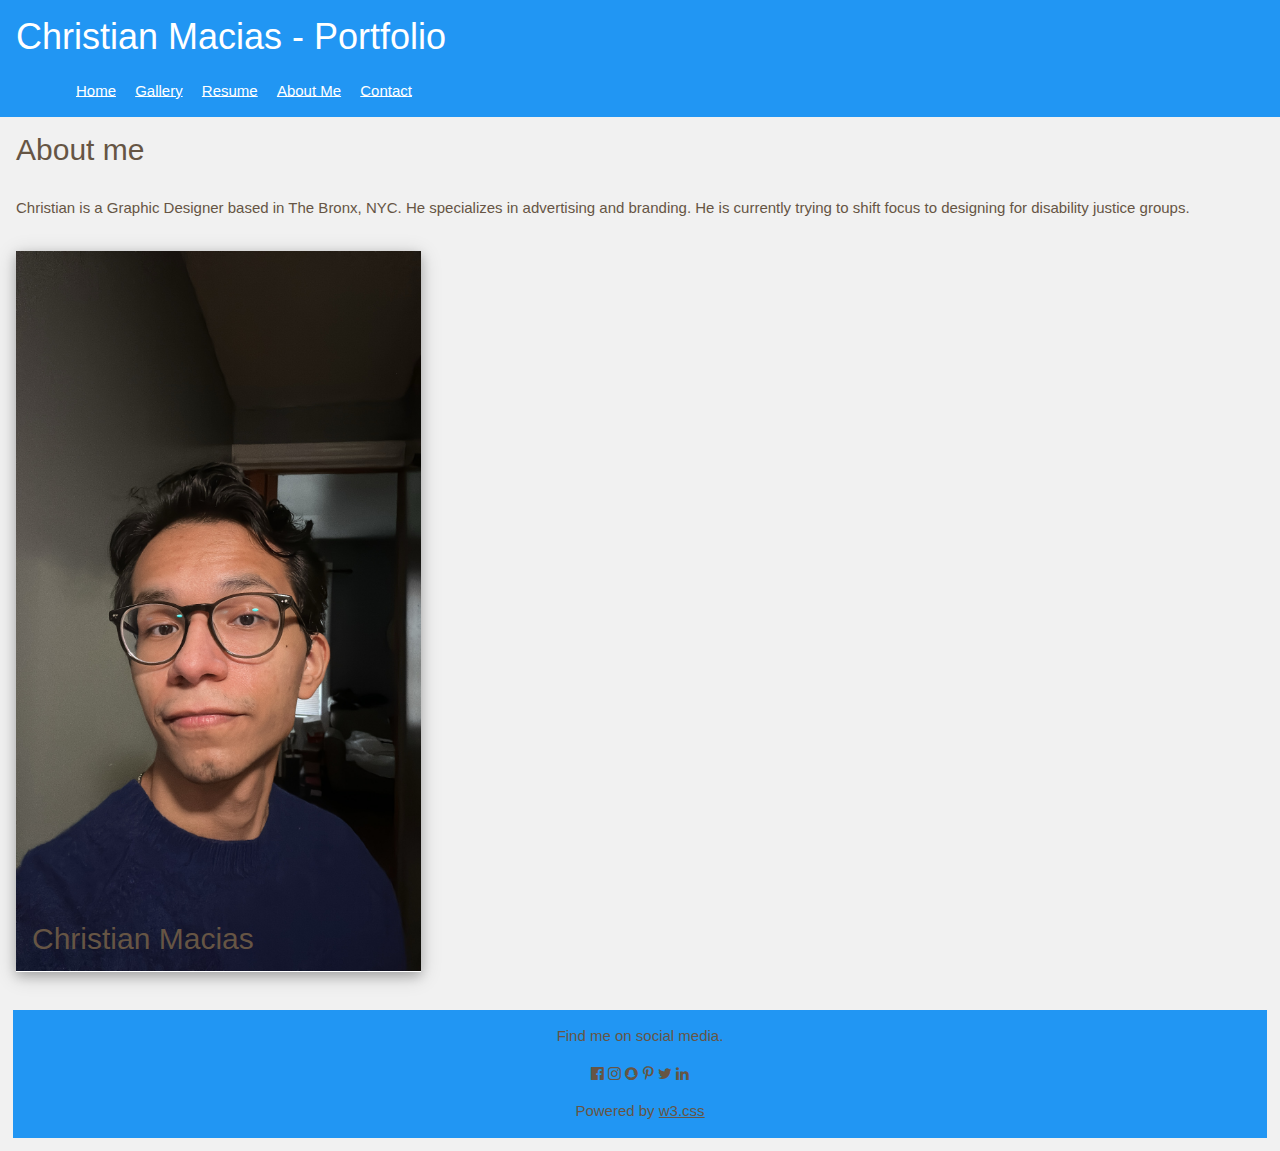
<file: about.html>
<!DOCTYPE html>


<html>
    <head>
        <!-- Remember to replace this title with the name of your website! -->
        <title>Christian Macias Portfolio Resume</title>

        <!-- Keep this stuff. It makes the site responsive and makes w3.css work. -->
        <meta charset="UTF-8">
        <meta name="viewport" content="width=device-width, initial-scale=1">
        <link rel="stylesheet" href="https://www.w3schools.com/w3css/4/w3.css">
       
        <!-- Keep this too. This template uses Font Awesome icons, and this makes them work.  -->
        <link rel="stylesheet" href="https://cdnjs.cloudflare.com/ajax/libs/font-awesome/4.7.0/css/font-awesome.min.css">

        <!-- The example uses the Roboto google font. If you are using a different font, swap out this link
        for the link to your fonts. -->
        <link rel='stylesheet' href='https://fonts.googleapis.com/css?family=Roboto'>
        
        
       
        <!-- *** Paste the link to your CSS style sheet here. ***
        *                                                         *
        *          *   LINK TO YOUR CSS FILE GOES HERE  *         *
        *                                                         *
        ***********************************************************
     -->


        <!-- YOU CAN DELETE THIS EMBEDDED STYLE. USE YOUR OWN CSS FILE 
        WITH YOUR OWN FONT.  -->
       <style>  
        html,body,h1,h2,h3,h4,h5,h6 {font-family: "Roboto", sans-serif}
        </style>  <!-- DELETE ME!-->

    </head>


    <body class="w3-light-grey">


        <head>
            <title>Christian Macias - Portfolio</title>
            <meta name="viewport" content="width=device-width, initial-scale=1">
            <link rel="stylesheet" href="https://www.w3schools.com/w3css/4/w3.css">
            <link rel="stylesheet" href="css/my-styles.css">
        </head>
        <body>
        
        <header class="w3-container w3-blue">  <!--w3-container adds 16 pixels of padding around each element; w3-green makes the background green -->
            
          <h1>Christian Macias - Portfolio</h1>
            <nav>
                <ul>
                    <li><a href="index.html">Home</a></li>
                    <li><a href="gallery.html">Gallery</a></li>
                    <li><a href="resume.html">Resume</a></li>
                    <li><a href="about.html">About Me</a></li>
                    <li><a href="contactform.html">Contact</a></li>
                </ul>
            </nav>
        </header>
        <div class="w3-container">
            <h2>About me</h2>
        </div>

        <section class="w3-container">
            <p>Christian is a Graphic Designer based in The Bronx, NYC. He specializes in advertising and branding. He is currently trying to shift focus to designing for disability justice groups.</p>
        </section>
        
        <!-- Page Container -->
        <div class="w3-content w3-margin-top" style="max-width:1400px;">

        <!-- The Grid -->
            <div class="w3-row-padding">
            
                <!-- Left Column -->
                <div class="w3-third">
                
                    <div class="w3-white w3-text-grey w3-card-4">
                        <div class="w3-display-container">
                            <img src="assets/Me-72dpi.jpg" style="width:100%" alt="Avatar">
                            <div class="w3-display-bottomleft w3-container w3-text-white">
                                <h2>Christian Macias</h2>
                            </div>
                        </div>
                        <div class="w3-container">

                            <!--HOW TO USE FONT AWESOME ICONS
                                This template uses these font awesome icons. to use a font awesome icon, 
                                1. go to this site and find an icon you like: https://fontawesome.com/icons 
                                2. Grab the name of the icon. Let's say you choose "cube." Then, go down to one of the places below that has 
                                classes of "fa" and "fa-[something]." You are going to replace the word "something" with "cube."
                                3. That's it! the line of code should read something like: 
                                <p><i class="fa fa-cube fa-fw w3-margin-right w3-large w3-text-teal"></i>Designer</p>
                            -->

                            
                            
                        </div>
                    </div>
                    <br>

                <!-- End Left Column -->
                </div>

                <!-- Right Column -->
                <div class="w3-twothird">
                
                

                <!-- End Right Column -->
                </div>
                
            <!-- End Grid -->
            </div>
        
        <!-- End Page Container -->
        </div>

        <footer class="w3-container w3-blue w3-center w3-margin-top">
            <p>Find me on social media.</p>
            <i class="fa fa-facebook-official w3-hover-opacity"></i>
            <i class="fa fa-instagram w3-hover-opacity"></i>
            <i class="fa fa-snapchat w3-hover-opacity"></i>
            <i class="fa fa-pinterest-p w3-hover-opacity"></i>
            <i class="fa fa-twitter w3-hover-opacity"></i>
            <i class="fa fa-linkedin w3-hover-opacity"></i>
            <p>Powered by <a href="https://www.w3schools.com/w3css/default.asp" target="_blank">w3.css</a></p>
        </footer>

    </body>

</html>
</file>
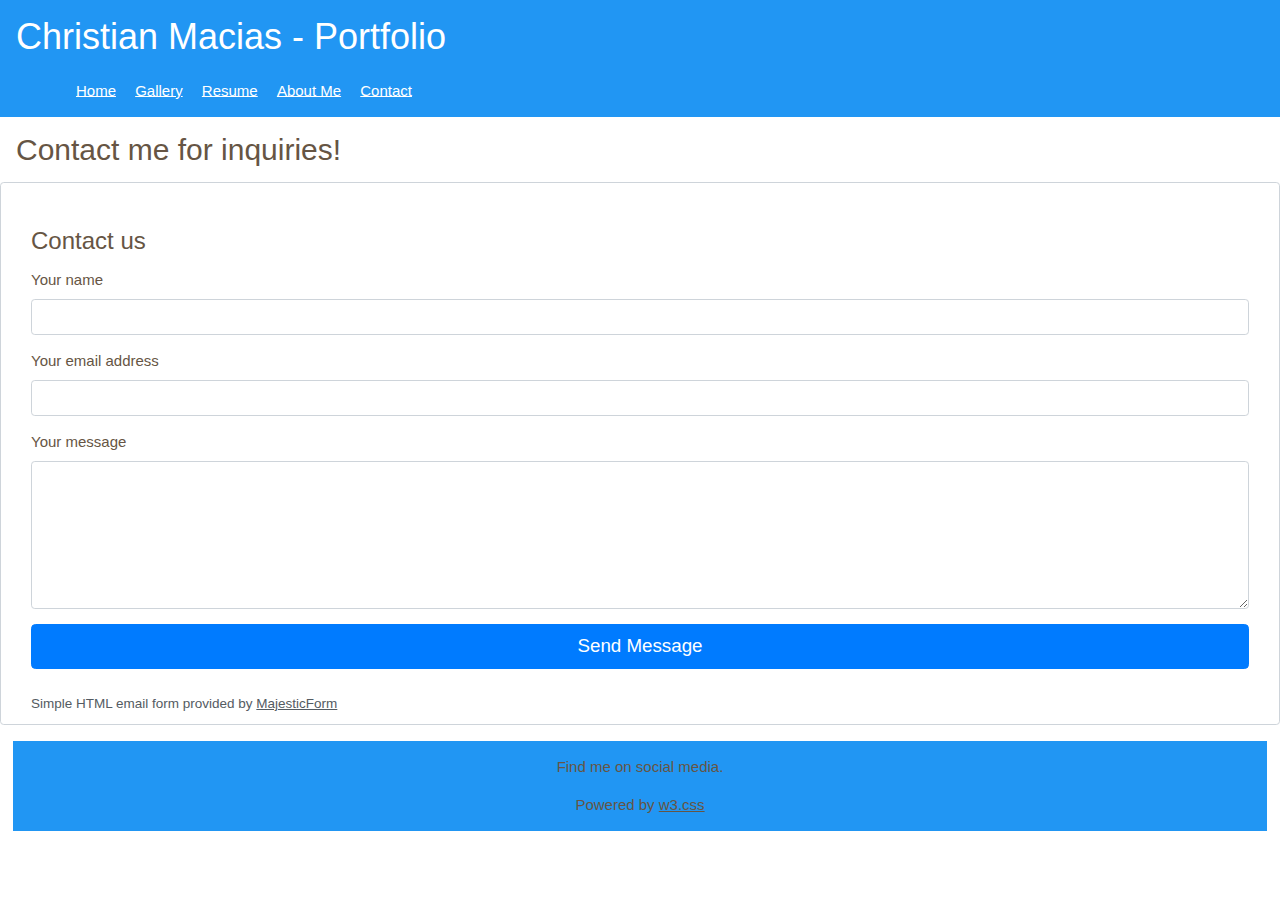
<file: contactform.html>
<!DOCTYPE html>
<html>

<head>
    <title>Christian Macias - Portfolio</title>
    <meta name="viewport" content="width=device-width, initial-scale=1">
    <link rel="stylesheet" href="https://www.w3schools.com/w3css/4/w3.css">
    <link rel="stylesheet" href="css/my-styles.css">
</head>
<body>

<header class="w3-container w3-blue">  <!--w3-container adds 16 pixels of padding around each element; w3-green makes the background green -->
    
  <h1>Christian Macias - Portfolio</h1>
	<nav>
        <ul>
			<li><a href="index.html">Home</a></li>
			<li><a href="gallery.html">Gallery</a></li>
            <li><a href="resume.html">Resume</a></li>
            <li><a href="about.html">About Me</a></li>
            <li><a href="contactform.html">Contact</a></li>
        </ul>
	</nav>
</header>

<div class="w3-container">
    <h2>Contact me for inquiries!</h2>
</div>
    
<div class="fcf-body">

    <div id="fcf-form">
    <h3 class="fcf-h3">Contact us</h3>

    <form id="fcf-form-id" class="fcf-form-class" method="post" action="https://formsubmit.co/christian.macias@mail.citytech.cuny.edu">
        
        <div class="fcf-form-group">
            <label for="Name" class="fcf-label">Your name</label>
            <div class="fcf-input-group">
                <input type="text" id="Name" name="Name" class="fcf-form-control" required>
            </div>
        </div>

        <div class="fcf-form-group">
            <label for="Email" class="fcf-label">Your email address</label>
            <div class="fcf-input-group">
                <input type="email" id="Email" name="Email" class="fcf-form-control" required>
            </div>
        </div>

        <div class="fcf-form-group">
            <label for="Message" class="fcf-label">Your message</label>
            <div class="fcf-input-group">
                <textarea id="Message" name="Message" class="fcf-form-control" rows="6" maxlength="3000" required></textarea>
            </div>
        </div>

        <div class="fcf-form-group">
            <button type="submit" id="fcf-button" class="fcf-btn fcf-btn-primary fcf-btn-lg fcf-btn-block">Send Message</button>
        </div>

        <div class="fcf-credit" id="fcf-credit">
        Simple HTML email form provided by <a href="https://www.majesticform.com" target="_blank">MajesticForm</a>
        </div>

    </form>
    </div>

</div>

<footer class="w3-container w3-blue w3-center w3-margin-top">
    <p>Find me on social media.</p>
    <i class="fa fa-facebook-official w3-hover-opacity"></i>
    <i class="fa fa-instagram w3-hover-opacity"></i>
    <i class="fa fa-snapchat w3-hover-opacity"></i>
    <i class="fa fa-pinterest-p w3-hover-opacity"></i>
    <i class="fa fa-twitter w3-hover-opacity"></i>
    <i class="fa fa-linkedin w3-hover-opacity"></i>
    <p>Powered by <a href="https://www.w3schools.com/w3css/default.asp" target="_blank">w3.css</a></p>
</footer>


	</body>
</html>
</file>
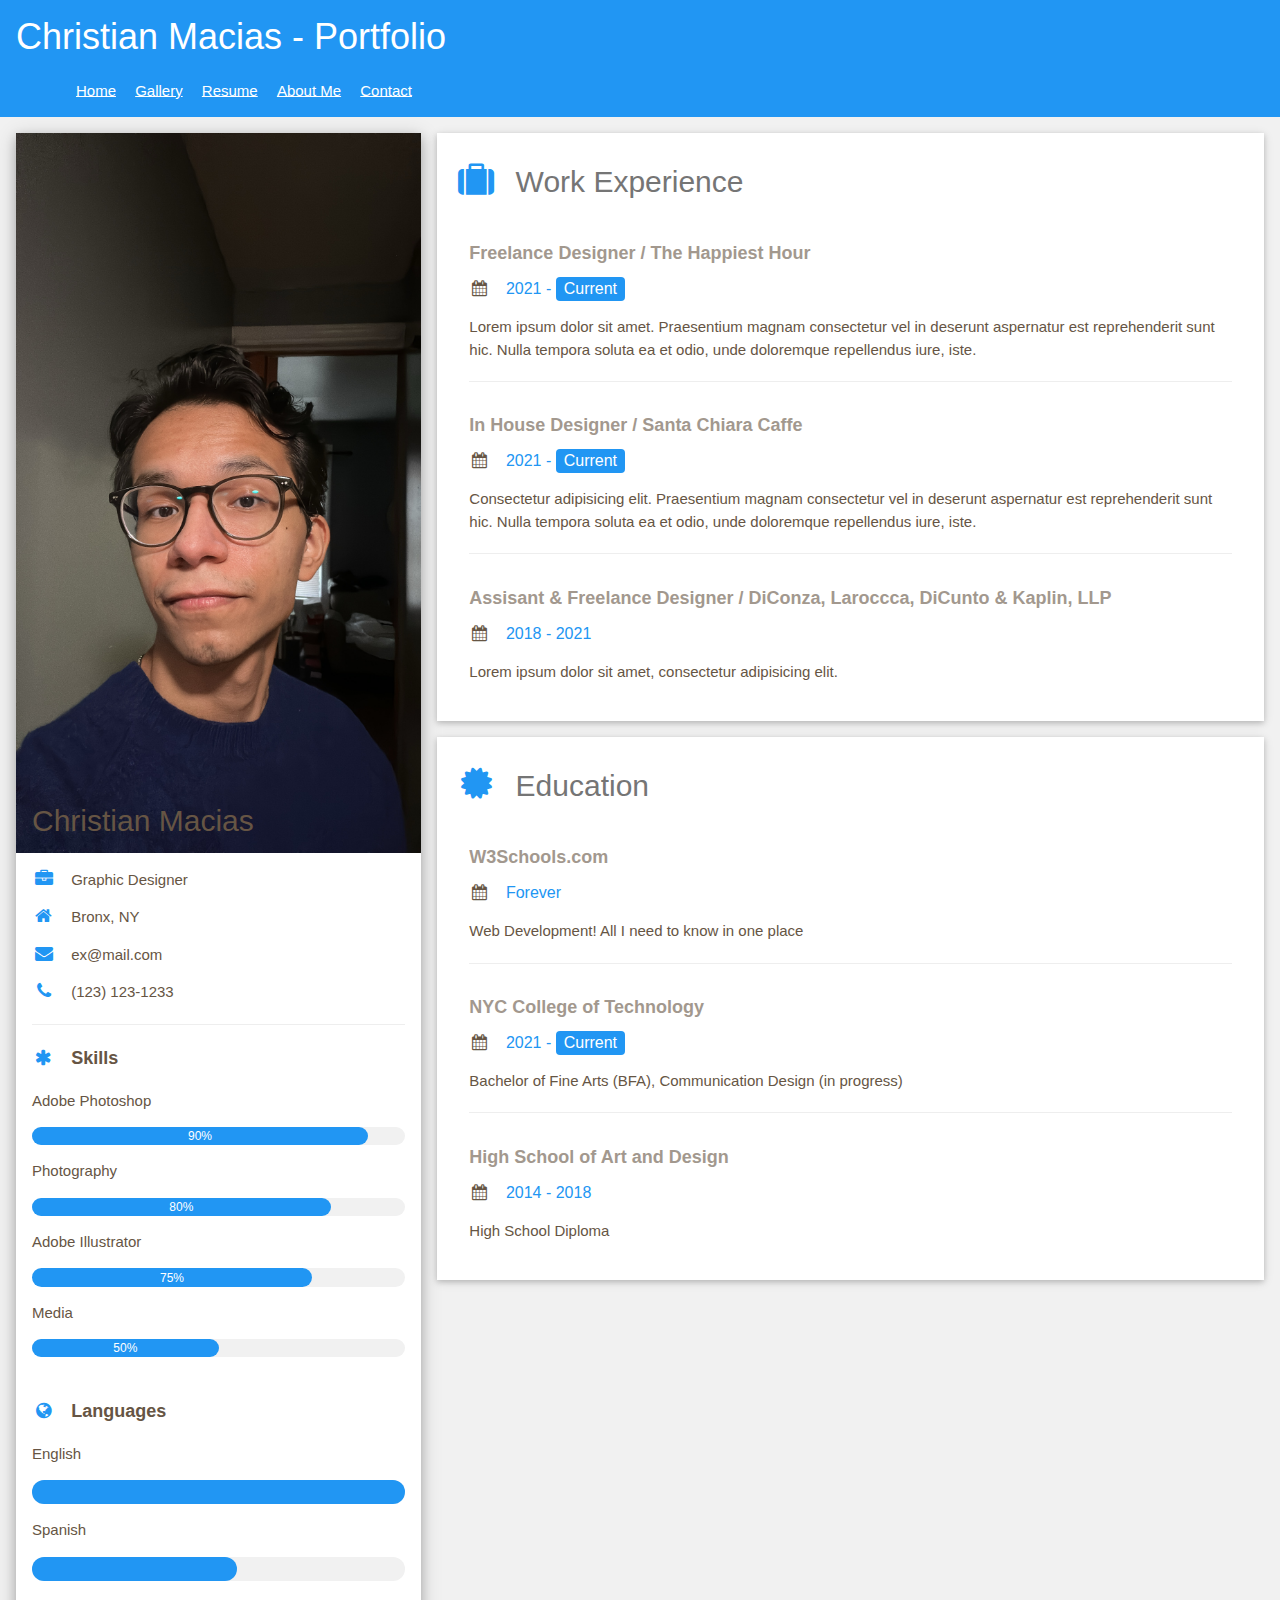
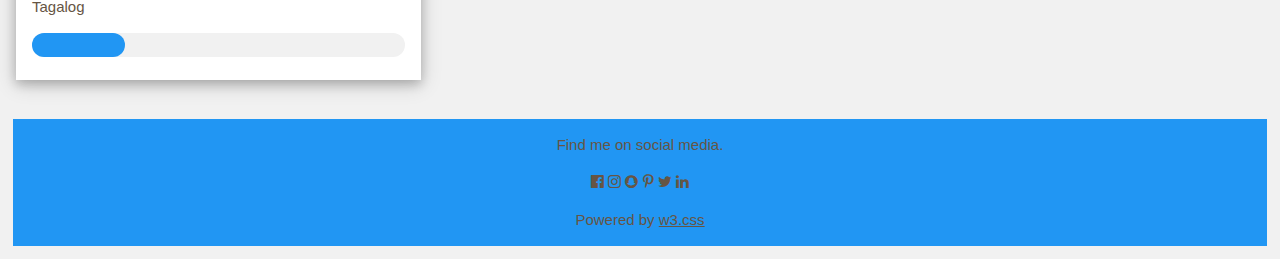
<file: resume.html>
<!DOCTYPE html>


<html>
    <head>
        <!-- Remember to replace this title with the name of your website! -->
        <title>Christian Macias Portfolio Resume</title>

        <!-- Keep this stuff. It makes the site responsive and makes w3.css work. -->
        <meta charset="UTF-8">
        <meta name="viewport" content="width=device-width, initial-scale=1">
        <link rel="stylesheet" href="https://www.w3schools.com/w3css/4/w3.css">
       
        <!-- Keep this too. This template uses Font Awesome icons, and this makes them work.  -->
        <link rel="stylesheet" href="https://cdnjs.cloudflare.com/ajax/libs/font-awesome/4.7.0/css/font-awesome.min.css">

        <!-- The example uses the Roboto google font. If you are using a different font, swap out this link
        for the link to your fonts. -->
        <link rel='stylesheet' href='https://fonts.googleapis.com/css?family=Roboto'>
        
        
       
        <!-- *** Paste the link to your CSS style sheet here. ***
        *                                                         *
        *          *   LINK TO YOUR CSS FILE GOES HERE  *         *
        *                                                         *
        ***********************************************************
     -->


        <!-- YOU CAN DELETE THIS EMBEDDED STYLE. USE YOUR OWN CSS FILE 
        WITH YOUR OWN FONT.  -->
       <style>  
        html,body,h1,h2,h3,h4,h5,h6 {font-family: "Roboto", sans-serif}
        </style>  <!-- DELETE ME!-->

    </head>


    <body class="w3-light-grey">


        <head>
            <title>Christian Macias - Portfolio</title>
            <meta name="viewport" content="width=device-width, initial-scale=1">
            <link rel="stylesheet" href="https://www.w3schools.com/w3css/4/w3.css">
            <link rel="stylesheet" href="css/my-styles.css">
        </head>
        <body>
        
        <header class="w3-container w3-blue">  <!--w3-container adds 16 pixels of padding around each element; w3-green makes the background green -->
            
          <h1>Christian Macias - Portfolio</h1>
            <nav>
                <ul>
                    <li><a href="index.html">Home</a></li>
                    <li><a href="gallery.html">Gallery</a></li>
                    <li><a href="resume.html">Resume</a></li>
                    <li><a href="about.html">About Me</a></li>
                    <li><a href="contactform.html">Contact</a></li>
                </ul>
            </nav>
        </header>

        <!-- Page Container -->
        <div class="w3-content w3-margin-top" style="max-width:1400px;">

        <!-- The Grid -->
            <div class="w3-row-padding">
            
                <!-- Left Column -->
                <div class="w3-third">
                
                    <div class="w3-white w3-text-grey w3-card-4">
                        <div class="w3-display-container">
                            <img src="assets/Me-72dpi.jpg" style="width:100%" alt="Avatar">
                            <div class="w3-display-bottomleft w3-container w3-text-white">
                                <h2>Christian Macias</h2>
                            </div>
                        </div>
                        <div class="w3-container">

                            <!--HOW TO USE FONT AWESOME ICONS
                                This template uses these font awesome icons. to use a font awesome icon, 
                                1. go to this site and find an icon you like: https://fontawesome.com/icons 
                                2. Grab the name of the icon. Let's say you choose "cube." Then, go down to one of the places below that has 
                                classes of "fa" and "fa-[something]." You are going to replace the word "something" with "cube."
                                3. That's it! the line of code should read something like: 
                                <p><i class="fa fa-cube fa-fw w3-margin-right w3-large w3-text-teal"></i>Designer</p>
                            -->

                            <p><i class="fa fa-briefcase fa-fw w3-margin-right w3-large w3-text-blue"></i>Graphic Designer</p>
                            <p><i class="fa fa-home fa-fw w3-margin-right w3-large w3-text-blue"></i>Bronx, NY</p>
                            <p><i class="fa fa-envelope fa-fw w3-margin-right w3-large w3-text-blue"></i>ex@mail.com</p>
                            <p><i class="fa fa-phone fa-fw w3-margin-right w3-large w3-text-blue"></i>(123) 123-1233</p>
                            <hr>

                            <p class="w3-large"><b><i class="fa fa-asterisk fa-fw w3-margin-right w3-text-blue"></i>Skills</b></p>
                            <p>Adobe Photoshop</p>
                            <div class="w3-light-grey w3-round-xlarge w3-small">
                                <div class="w3-container w3-center w3-round-xlarge w3-blue" style="width:90%">90%</div>
                            </div>
                            <p>Photography</p>
                            <div class="w3-light-grey w3-round-xlarge w3-small">
                                <div class="w3-container w3-center w3-round-xlarge w3-blue" style="width:80%">
                                    <div class="w3-center w3-text-white">80%</div>
                                </div>
                            </div>
                            <p>Adobe Illustrator</p>
                            <div class="w3-light-grey w3-round-xlarge w3-small">
                                <div class="w3-container w3-center w3-round-xlarge w3-blue" style="width:75%">75%</div>
                            </div>
                            <p>Media</p>
                            <div class="w3-light-grey w3-round-xlarge w3-small">
                                <div class="w3-container w3-center w3-round-xlarge w3-blue" style="width:50%">50%</div>
                            </div>
                            <br>

                            <p class="w3-large w3-text-theme"><b><i class="fa fa-globe fa-fw w3-margin-right w3-text-blue"></i>Languages</b></p>
                            <p>English</p>
                            <div class="w3-light-grey w3-round-xlarge">
                                <div class="w3-round-xlarge w3-blue" style="height:24px;width:100%"></div>
                            </div>
                            <p>Spanish</p>
                            <div class="w3-light-grey w3-round-xlarge">
                                <div class="w3-round-xlarge w3-blue" style="height:24px;width:55%"></div>
                            </div>
                            <p>Tagalog</p>
                            <div class="w3-light-grey w3-round-xlarge">
                                <div class="w3-round-xlarge w3-blue" style="height:24px;width:25%"></div>
                            </div>
                            <br>
                        </div>
                    </div>
                    <br>

                <!-- End Left Column -->
                </div>

                <!-- Right Column -->
                <div class="w3-twothird">
                
                <div class="w3-container w3-card w3-white w3-margin-bottom">
                    <h2 class="w3-text-grey w3-padding-16"><i class="fa fa-suitcase fa-fw w3-margin-right w3-xxlarge w3-text-blue"></i>Work Experience</h2>
                    <div class="w3-container">
                    <h5 class="w3-opacity"><b>Freelance Designer / The Happiest Hour</b></h5>
                    <h6 class="w3-text-blue"><i class="fa fa-calendar fa-fw w3-margin-right"></i>2021 - <span class="w3-tag w3-blue w3-round">Current</span></h6>
                    <p>Lorem ipsum dolor sit amet. Praesentium magnam consectetur vel in deserunt aspernatur est reprehenderit sunt hic. Nulla tempora soluta ea et odio, unde doloremque repellendus iure, iste.</p>
                    <hr>
                    </div>
                    <div class="w3-container">
                    <h5 class="w3-opacity"><b>In House Designer / Santa Chiara Caffe</b></h5>
                    <h6 class="w3-text-blue"><i class="fa fa-calendar fa-fw w3-margin-right"></i>2021 - <span class="w3-tag w3-blue w3-round">Current</span></h6>
                    <p>Consectetur adipisicing elit. Praesentium magnam consectetur vel in deserunt aspernatur est reprehenderit sunt hic. Nulla tempora soluta ea et odio, unde doloremque repellendus iure, iste.</p>
                    <hr>
                    </div>
                    <div class="w3-container">
                    <h5 class="w3-opacity"><b>Assisant & Freelance Designer / DiConza, Laroccca, DiCunto & Kaplin, LLP</b></h5>
                    <h6 class="w3-text-blue"><i class="fa fa-calendar fa-fw w3-margin-right"></i>2018 - 2021</h6>
                    <p>Lorem ipsum dolor sit amet, consectetur adipisicing elit. </p><br>
                    </div>
                </div>

                <div class="w3-container w3-card w3-white">
                    <h2 class="w3-text-grey w3-padding-16"><i class="fa fa-certificate fa-fw w3-margin-right w3-xxlarge w3-text-blue"></i>Education</h2>
                    <div class="w3-container">
                    <h5 class="w3-opacity"><b>W3Schools.com</b></h5>
                    <h6 class="w3-text-blue"><i class="fa fa-calendar fa-fw w3-margin-right"></i>Forever</h6>
                    <p>Web Development! All I need to know in one place</p>
                    <hr>
                    </div>
                    <div class="w3-container">
                    <h5 class="w3-opacity"><b>NYC College of Technology</b></h5>
                    <h6 class="w3-text-blue"><i class="fa fa-calendar fa-fw w3-margin-right"></i>2021 - <span class="w3-tag w3-blue w3-round">Current</span></h6>
                    <p>Bachelor of Fine Arts (BFA), Communication Design (in progress)</p>
                    <hr>
                    </div>
                    <div class="w3-container">
                    <h5 class="w3-opacity"><b>High School of Art and Design</b></h5>
                    <h6 class="w3-text-blue"><i class="fa fa-calendar fa-fw w3-margin-right"></i>2014 - 2018</h6>
                    <p>High School Diploma</p><br>
                    </div>
                </div>

                <!-- End Right Column -->
                </div>
                
            <!-- End Grid -->
            </div>
        
        <!-- End Page Container -->
        </div>

        <footer class="w3-container w3-blue w3-center w3-margin-top">
            <p>Find me on social media.</p>
            <i class="fa fa-facebook-official w3-hover-opacity"></i>
            <i class="fa fa-instagram w3-hover-opacity"></i>
            <i class="fa fa-snapchat w3-hover-opacity"></i>
            <i class="fa fa-pinterest-p w3-hover-opacity"></i>
            <i class="fa fa-twitter w3-hover-opacity"></i>
            <i class="fa fa-linkedin w3-hover-opacity"></i>
            <p>Powered by <a href="https://www.w3schools.com/w3css/default.asp" target="_blank">w3.css</a></p>
        </footer>

    </body>

</html>
</file>
<file: css/my-styles.css>
* {
        font-family: Arial, Verdana, sans-serif;
        color: #665544;
        box-sizing: border-box;}
        
        header h1 {
        color: rgb(255, 255, 255); }

        article h3 {
        text-align: center;}

        article img {
        max-width: 100%;
        height:auto;}

        nav, #feature, footer {
        margin: 1%; }

        nav li {
        display: inline;
		padding: 0.5em;
        color: rgb(255, 255, 255);}


        /* contact form */

#fcf-form {
    display:block;
}

.fcf-body {
    margin: 0;
    font-family: -apple-system, Arial, sans-serif;
    font-size: 1rem;
    font-weight: 400;
    line-height: 1.5;
    color: #212529;
    text-align: left;
    background-color: #ffffff;
    padding: 30px;
    padding-bottom: 10px;
    border: 1px solid #ced4da;
    border-radius: 0.25rem;
    max-width: 100%;
}

.fcf-form-group {
    margin-bottom: 1rem;
}

.fcf-input-group {
    position: relative;
    display: -ms-flexbox;
    display: flex;
    -ms-flex-wrap: wrap;
    flex-wrap: wrap;
    -ms-flex-align: stretch;
    align-items: stretch;
    width: 100%;
}

.fcf-form-control {
    display: block;
    width: 100%;
    height: calc(1.5em + 0.75rem + 2px);
    padding: 0.375rem 0.75rem;
    font-size: 1rem;
    font-weight: 400;
    line-height: 1.5;
    color: #495057;
    background-color: #fff;
    background-clip: padding-box;
    border: 1px solid #ced4da;
    outline: none;
    border-radius: 0.25rem;
    transition: border-color 0.15s ease-in-out, box-shadow 0.15s ease-in-out;
}

.fcf-form-control:focus {
    border: 1px solid #313131;
}

select.fcf-form-control[size], select.fcf-form-control[multiple] {
    height: auto;
}

textarea.fcf-form-control {
    font-family: -apple-system, Arial, sans-serif;
    height: auto;
}

label.fcf-label {
    display: inline-block;
    margin-bottom: 0.5rem;
}

.fcf-credit {
    padding-top: 10px;
    font-size: 0.9rem;
    color: #545b62;
}

.fcf-credit a {
    color: #545b62;
    text-decoration: underline;
}

.fcf-credit a:hover {
    color: #0056b3;
    text-decoration: underline;
}

.fcf-btn {
    display: inline-block;
    font-weight: 400;
    color: #212529;
    text-align: center;
    vertical-align: middle;
    cursor: pointer;
    -webkit-user-select: none;
    -moz-user-select: none;
    -ms-user-select: none;
    user-select: none;
    background-color: transparent;
    border: 1px solid transparent;
    padding: 0.375rem 0.75rem;
    font-size: 1rem;
    line-height: 1.5;
    border-radius: 0.25rem;
    transition: color 0.15s ease-in-out, background-color 0.15s ease-in-out, border-color 0.15s ease-in-out, box-shadow 0.15s ease-in-out;
}

@media (prefers-reduced-motion: reduce) {
    .fcf-btn {
        transition: none;
    }
}

.fcf-btn:hover {
    color: #212529;
    text-decoration: none;
}

.fcf-btn:focus, .fcf-btn.focus {
    outline: 0;
    box-shadow: 0 0 0 0.2rem rgba(0, 123, 255, 0.25);
}

.fcf-btn-primary {
    color: #fff;
    background-color: #007bff;
    border-color: #007bff;
}

.fcf-btn-primary:hover {
    color: #fff;
    background-color: #0069d9;
    border-color: #0062cc;
}

.fcf-btn-primary:focus, .fcf-btn-primary.focus {
    color: #fff;
    background-color: #0069d9;
    border-color: #0062cc;
    box-shadow: 0 0 0 0.2rem rgba(38, 143, 255, 0.5);
}

.fcf-btn-lg, .fcf-btn-group-lg>.fcf-btn {
    padding: 0.5rem 1rem;
    font-size: 1.25rem;
    line-height: 1.5;
    border-radius: 0.3rem;
}

.fcf-btn-block {
    display: block;
    width: 100%;
}

.fcf-btn-block+.fcf-btn-block {
    margin-top: 0.5rem;
}

input[type="submit"].fcf-btn-block, input[type="reset"].fcf-btn-block, input[type="button"].fcf-btn-block {
    width: 100%;
}


/* CSS FOR THE SLIDESHOW */

* {box-sizing:border-box}

/* Slideshow container */
.slideshow-container {
  max-width: 1000px;
  position: relative;
  margin: auto;
}

/* Hide the images by default */
.mySlides {
  display: none;
}

/* Next & previous buttons */
.prev, .next {
  cursor: pointer;
  position: absolute;
  top: 50%;
  width: auto;
  margin-top: -22px;
  padding: 16px;
  color: white;
  font-weight: bold;
  font-size: 18px;
  transition: 0.6s ease;
  border-radius: 0 3px 3px 0;
  user-select: none;
}

/* Position the "next button" to the right */
.next {
  right: 0;
  border-radius: 3px 0 0 3px;
}

/* On hover, add a black background color with a little bit see-through */
.prev:hover, .next:hover {
  background-color: rgba(0,0,0,0.8);
}

/* Caption text */
.text {
  color: #f2f2f2;
  font-size: 15px;
  padding: 8px 12px;
  position: absolute;
  bottom: 8px;
  width: 100%;
  text-align: center;
}

/* Number text (1/3 etc) */
.numbertext {
  color: #f2f2f2;
  font-size: 12px;
  padding: 8px 12px;
  position: absolute;
  top: 0;
}

/* The dots/bullets/indicators */
.dot {
  cursor: pointer;
  height: 15px;
  width: 15px;
  margin: 0 2px;
  background-color: #bbb;
  border-radius: 50%;
  display: inline-block;
  transition: background-color 0.6s ease;
}

.active, .dot:hover {
  background-color: #717171;
}

/* Fading animation */
.fade {
  animation-name: fade;
  animation-duration: 1.5s;
}

@keyframes fade {
  from {opacity: .4}
  to {opacity: 1}
}
</file>
